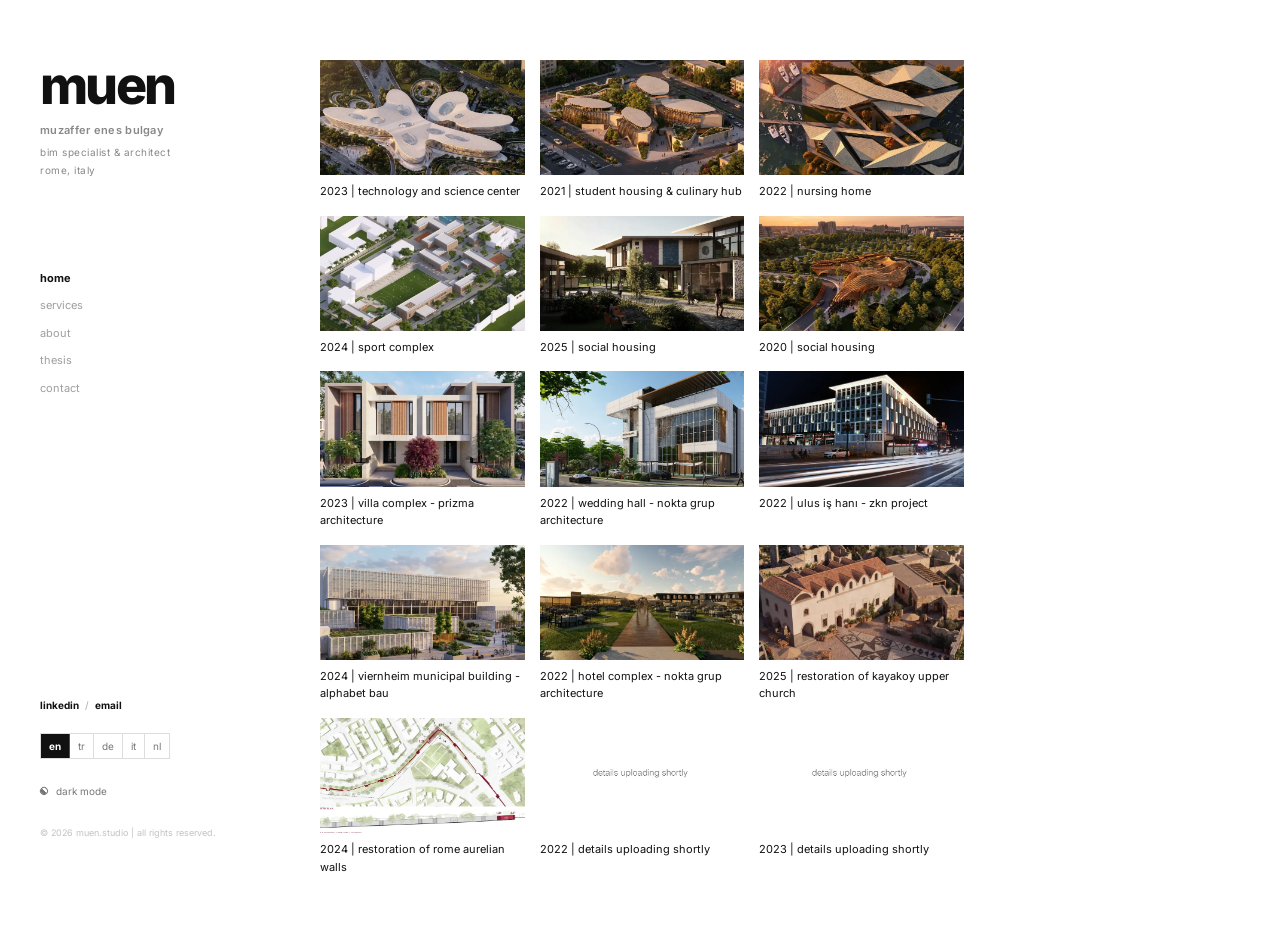
<file: index.html>
<!DOCTYPE html>
<html lang="en">
<head>
  <meta charset="UTF-8">
  <meta name="viewport" content="width=device-width, initial-scale=1.0, viewport-fit=cover">
  <meta name="format-detection" content="telephone=no">
  <meta http-equiv="Content-Security-Policy" content="default-src 'self'; script-src 'self' https://www.googletagmanager.com; style-src 'self' 'unsafe-inline' https://fonts.googleapis.com; font-src 'self' https://fonts.gstatic.com; img-src 'self' data: https://www.google-analytics.com https://analytics.google.com; connect-src 'self' https://www.google-analytics.com https://analytics.google.com https://stats.g.doubleclick.net; frame-ancestors 'none';">
  <meta name="referrer" content="strict-origin-when-cross-origin">
  <meta name="description" content="Muzaffer Enes Bulgay — Professional BIM Specialist, Revit Expert, and Master Architect based in Rome, Italy. Advanced expertise in Scan-to-BIM, HBIM, and historical conservation.">
  <meta name="keywords" content="Muzaffer Enes Bulgay, BIM Specialist, Revit Expert, Architect, Scan-to-BIM, HBIM, Sapienza University, restoration, conservation, Rome">
  
  <!-- Open Graph / LinkedIn Sharing -->
  <meta property="og:title" content="Muzaffer Enes Bulgay | Architect & BIM Specialist Portfolio">
  <meta property="og:description" content="Professional portfolio of Muzaffer Enes Bulgay. Discover architectural restoration, LOD 350+ HBIM models, and reality capture scan projects.">
  <meta property="og:url" content="https://muenstudio.github.io/">
  <meta property="og:type" content="website">
  <meta property="og:image" content="https://muenstudio.github.io/projects/project-12/bas.webp">
  
  <!-- Structured Data / JSON-LD -->
  <script type="application/ld+json">
  {
    "@context": "https://schema.org",
    "@type": "Person",
    "name": "Muzaffer Enes Bulgay",
    "jobTitle": "BIM Specialist & Architect",
    "url": "https://muenstudio.github.io/",
    "sameAs": [
      "https://linkedin.com/in/muzaffer-enes-bulgay"
    ],
    "alumniOf": {
      "@type": "EducationalOrganization",
      "name": "Sapienza University of Rome"
    },
    "knowsAbout": ["BIM", "Revit", "Scan-to-BIM", "HBIM", "Heritage Conservation", "Architectural Restoration"]
  }
  </script>

  <title>Muzaffer Enes Bulgay | Architect & BIM Specialist Portfolio</title>
  <link rel="preload" href="assets/fonts/inter-latin.woff2" as="font" type="font/woff2" crossorigin>
  <link rel="stylesheet" href="style.css?v=42">
  <link rel="stylesheet" href="services/services.css">
  <!-- Google tag (gtag.js) -->
  <script async src="https://www.googletagmanager.com/gtag/js?id=G-JE53G6HM71"></script>
  <script>
    window.dataLayer = window.dataLayer || [];
    function gtag(){dataLayer.push(arguments);}
    gtag('js', new Date());

    gtag('config', 'G-JE53G6HM71');
  </script>
</head>
<body>
 
  <!-- FIXED LEFT MENU -->
  <aside id="sidebar" class="sidebar">
    
    <div class="sidebar-top">
      <div class="logo-container">
        <a href="#home" class="logo-title">muen</a>
        <span class="logo-name">muzaffer enes bulgay</span>
        <span class="logo-subtitle" data-i18n="sidebar.subtitle">BIM Specialist & Architect</span>
        <span class="logo-location" data-i18n="sidebar.location">Rome, Italy</span>
      </div>

      <nav class="main-nav">
        <ul>
          <li id="nav-home" class="nav-item active"><a href="#home" data-i18n="nav.home">home</a></li>
          <li id="nav-services" class="nav-item"><a href="#services" data-i18n="nav.services">services</a></li>
          <li id="nav-about" class="nav-item"><a href="#about" data-i18n="nav.about">about</a></li>
          <li id="nav-thesis" class="nav-item"><a href="#project/project-12" data-i18n="nav.thesis">thesis</a></li>
          <li id="nav-contact" class="nav-item"><a href="#contact" data-i18n="nav.contact">contact</a></li>
        </ul>
      </nav>
    </div>
    

    <div class="sidebar-bottom">
      <div class="sidebar-footer">
        <div class="footer-links">
          <a href="https://linkedin.com/in/muzaffer-enes-bulgay" target="_blank" rel="noopener" class="footer-link" data-i18n="footer.linkedin">linkedin</a>
          <span class="footer-separator">/</span>
          <a href="mailto:muenstudio.office@gmail.com" class="footer-link" data-i18n="footer.email">email</a>
        </div>
        <div class="lang-selector-wrap">
          <a href="#" class="lang-link active" data-lang="en">en</a>
          <a href="#" class="lang-link" data-lang="tr">tr</a>
          <a href="#" class="lang-link" data-lang="de">de</a>
          <a href="#" class="lang-link" data-lang="it">it</a>
          <a href="#" class="lang-link" data-lang="nl">nl</a>
        </div>
        <div class="theme-toggle-wrap">
          <a href="#" id="theme-toggle" data-i18n="theme.light">light mode</a>
        </div>
        <div class="sidebar-copyright">
          <span>© 2026 muen.studio | all rights reserved.</span>
        </div>
      </div>
    </div>

  </aside>

  <!-- MAIN CONTENT -->
  <main class="main-content">
    
    <!-- HOME GRID -->
    <section id="home-view" class="view-section active">
      <div id="grid-container" class="grid-container">
        <!-- Dynamically populated by app.js -->
      </div>
    </section>
    
    <!-- SERVICES -->
    <section id="services-view" class="view-section" aria-labelledby="services-title">
      <div class="srv-page">
        <header class="srv-hero">
          <div class="srv-hero-copy">
            <h1 id="services-title" data-i18n="services.heading">Technical Design Support for Architecture Studios</h1>
            <p class="srv-lead" data-i18n="services.intro">Remote BIM and drawing production for small architecture teams. Hand over a defined package and get coordinated files back in the formats your team uses.</p>
            <div class="srv-actions">
              <a class="srv-button srv-button-primary" href="mailto:muenstudio.office@gmail.com?subject=Quote%20request%20%7C%20MUEN%20Studio&amp;body=Project%20and%20location%3A%0D%0ARequested%20deliverables%3A%0D%0AAvailable%20source%20files%3A%0D%0ATarget%20date%3A" data-i18n="services.quote">Request a Quote</a>
            </div>
          </div>
          <figure class="srv-art">
              <picture>
                <source media="(max-width: 720px)" srcset="services/media/assembly-mobile.webp">
                <img src="services/media/assembly.webp" width="1440" height="1250" alt="" loading="lazy" decoding="async">
              </picture>
              <figcaption class="srv-sr-only" data-i18n="services.art.hero">Adaptive reuse proposal for Kayaköy Upper Church and its courtyard.</figcaption>
            </figure>
        </header>

        <section class="srv-section" aria-labelledby="services-overview-title">
          <div class="srv-section-heading">
            <h2 id="services-overview-title" data-i18n="services.overview">Services Overview</h2>
            <p data-i18n="services.overview.intro">Bring us in for a single drawing package or for extra production capacity across a project.</p>
          </div>
          <ul class="srv-service-list">
            <li>
              <h3 data-i18n="services.revit.title">Revit BIM Modeling</h3>
              <p data-i18n="services.revit.body">Editable Revit models, views and schedules built to your template and version.</p>
            </li>
            <li>
              <h3 data-i18n="services.cad.title">CAD Drafting</h3>
              <p data-i18n="services.cad.body">Layered plans, sections and elevations from sketches, markups or existing files.</p>
            </li>
            <li>
              <h3 data-i18n="services.asbuilt.title">As-Built Documentation</h3>
              <p data-i18n="services.asbuilt.body">Existing-condition drawings from surveys and records, with gaps identified.</p>
            </li>
            <li>
              <h3 data-i18n="services.scan.title">Scan-to-BIM</h3>
              <p data-i18n="services.scan.body">Architectural models from supplied point clouds, built to agreed tolerances.</p>
            </li>
            <li>
              <h3 data-i18n="services.heritage.title">HBIM &amp; Heritage Documentation</h3>
              <p data-i18n="services.heritage.body">Measured models and drawings for historic fabric, with survey limits recorded.</p>
            </li>
            <li>
              <h3 data-i18n="services.details.title">Technical Detailing</h3>
              <p data-i18n="services.details.body">Assembly drawings, enlarged junctions and sheet packages developed from your design.</p>
            </li>
            <li>
              <h3 data-i18n="services.visual.title">Architectural Visualization</h3>
              <p data-i18n="services.visual.body">Interior and exterior stills for design reviews and presentations.</p>
            </li>
          </ul>
        </section>

        <section class="srv-section srv-capabilities" aria-labelledby="services-capabilities-title">
          <div class="srv-section-heading">
            <h2 id="services-capabilities-title" data-i18n="services.capabilities">Featured Capabilities</h2>
            <p data-i18n="services.art.note">Images from Enes Bulgay’s master’s thesis · Kayaköy Upper Church</p>
          </div>
          <article class="srv-capability">
            <figure class="srv-art">
              <picture>
                <source media="(max-width: 720px)" srcset="services/media/revit-mobile.webp">
                <img src="services/media/revit.webp" width="1200" height="780" alt="" loading="lazy" decoding="async">
              </picture>
              <figcaption class="srv-sr-only" data-i18n="services.art.revit">Wireframe axonometric of the church’s Revit model.</figcaption>
            </figure>
            <div class="srv-capability-copy">
              <p class="srv-kicker" data-i18n="services.revit.title">Revit BIM Modeling</p>
              <h3 data-i18n="services.cap.revit.title">Revit models built to your standards</h3>
              <p data-i18n="services.cap.revit.body">Work in your Revit version and office template. Receive a model structured for the views, schedules and sheets your team needs to issue.</p>
            </div>
          </article>
          <article class="srv-capability">
            <figure class="srv-art">
              <picture>
                <source media="(max-width: 720px)" srcset="services/media/scan-mobile.webp">
                <img src="services/media/scan.webp" width="1200" height="780" alt="" loading="lazy" decoding="async">
              </picture>
              <figcaption class="srv-sr-only" data-i18n="services.art.scan">Photogrammetric point cloud of the church and its surroundings.</figcaption>
            </figure>
            <div class="srv-capability-copy">
              <p class="srv-kicker" data-i18n="services.scan.title">Scan-to-BIM</p>
              <h3 data-i18n="services.cap.scan.title">From point cloud to coordinated model</h3>
              <p data-i18n="services.cap.scan.body">Supply E57, RCP or RCS data. We agree the model extent and tolerance up front and flag scan gaps that affect the agreed outputs.</p>
            </div>
          </article>
          <article class="srv-capability">
            <figure class="srv-art">
              <picture>
                <source media="(max-width: 720px)" srcset="services/media/heritage-mobile.webp">
                <img src="services/media/heritage.webp" width="1200" height="780" alt="" loading="lazy" decoding="async">
              </picture>
              <figcaption class="srv-sr-only" data-i18n="services.art.heritage">HBIM elevation with material samples and masonry mapping.</figcaption>
            </figure>
            <div class="srv-capability-copy">
              <p class="srv-kicker" data-i18n="services.heritage.title">HBIM &amp; Heritage Documentation</p>
              <h3 data-i18n="services.cap.heritage.title">Document historic fabric with care</h3>
              <p data-i18n="services.cap.heritage.body">Capture irregular geometry and significant features from your survey. Keep interpretation and areas of limited evidence visible in the model and drawings.</p>
            </div>
          </article>
        </section>

        <section class="srv-section" aria-labelledby="services-deliverables-title">
          <div class="srv-section-heading">
            <h2 id="services-deliverables-title" data-i18n="services.deliverables">Deliverables</h2>
            <p data-i18n="services.delivery.intro">We agree file formats, versions and level of detail with you before production. Outputs vary by project.</p>
          </div>
          <dl class="srv-deliverables">
            <div>
              <dt>RVT</dt>
              <dd data-i18n="services.delivery.rvt">Native Revit files</dd>
            </div>
            <div>
              <dt>DWG</dt>
              <dd data-i18n="services.delivery.dwg">Layered CAD files</dd>
            </div>
            <div>
              <dt>IFC</dt>
              <dd data-i18n="services.delivery.ifc">Model exchange</dd>
            </div>
            <div>
              <dt>PDF</dt>
              <dd data-i18n="services.delivery.pdf">Drawing sheets</dd>
            </div>
            <div>
              <dt data-i18n="services.delivery.2d">2D Documentation</dt>
              <dd data-i18n="services.delivery.2d.body">Plans, sections, elevations and details</dd>
            </div>
            <div>
              <dt data-i18n="services.delivery.3d">3D Models</dt>
              <dd data-i18n="services.delivery.3d.body">Editable models for coordination or documentation</dd>
            </div>
          </dl>
        </section>

        <section class="srv-section" aria-labelledby="services-workflow-title">
          <div class="srv-section-heading">
            <h2 id="services-workflow-title" data-i18n="services.workflow">Workflow</h2>
          </div>
          <ol class="srv-workflow">
            <li>
              <h3 data-i18n="services.brief">Brief</h3>
              <p data-i18n="services.brief.body">Share your drawings, surveys or point clouds, and the deadline.</p>
            </li>
            <li>
              <h3 data-i18n="services.scope">Scope &amp; Quote</h3>
              <p data-i18n="services.scope.body">Agree the package, standards, milestones and fee.</p>
            </li>
            <li>
              <h3 data-i18n="services.production">Production</h3>
              <p data-i18n="services.production.body">Work progresses against the agreed inputs and template.</p>
            </li>
            <li>
              <h3 data-i18n="services.review">Review &amp; Delivery</h3>
              <p data-i18n="services.review.body">Review a draft, resolve markups and receive the final files.</p>
            </li>
          </ol>
        </section>

        <section class="srv-section srv-clients" aria-labelledby="services-clients-title">
          <div class="srv-section-heading">
            <h2 id="services-clients-title" data-i18n="services.clients">Who We Work With</h2>
            <p data-i18n="services.clients.intro">We support teams that need extra production capacity or a reliable record of an existing building.</p>
          </div>
          <ul>
            <li data-i18n="services.client.independent">Independent Architects</li>
            <li data-i18n="services.client.small">Small Architecture Studios</li>
            <li data-i18n="services.client.heritage">Heritage Consultants</li>
            <li data-i18n="services.client.survey">Surveying Teams</li>
          </ul>
        </section>

        <section class="srv-final" aria-labelledby="services-contact-title">
          <h2 id="services-contact-title" data-i18n="services.contact.title">Have a Project in Mind?</h2>
          <p data-i18n="services.contact.body">Share the brief, available files and target issue date. We can start with one clearly defined package.</p>
          <div class="srv-actions">
              <a class="srv-button srv-button-primary" href="mailto:muenstudio.office@gmail.com?subject=Quote%20request%20%7C%20MUEN%20Studio&amp;body=Project%20and%20location%3A%0D%0ARequested%20deliverables%3A%0D%0AAvailable%20source%20files%3A%0D%0ATarget%20date%3A" data-i18n="services.quote">Request a Quote</a>
              <a class="srv-button" href="mailto:muenstudio.office@gmail.com?subject=Project%20discussion%20%7C%20MUEN%20Studio" data-i18n="services.discuss">Discuss a Project</a>
            </div>
        </section>
      </div>
    </section>

    <!-- ABOUT -->
    <section id="about-view" class="view-section">
      <div class="text-layout about-layout">

        <!-- professional summary -->
        <div class="about-section">
          <h3 class="section-title" data-i18n="about.summary.title">professional summary</h3>
          <div class="section-divider"></div>
          <div class="summary-content">
            <p class="highlight-p" data-i18n="about.summary.p1">highly skilled bim specialist, revit expert, and master architect with 8+ years of professional experience across italy, germany, turkey, and north macedonia. combining advanced expertise in autodesk revit, bim coordination, scan-to-bim, hbim (heritage bim), and parametric modeling with hands-on construction site experience — fluent in moving between architectural design, technical detailing, and on-site execution. specialized in clash detection (navisworks), custom revit family creation, shared parameters frameworks, schedules, and quantity take-off extraction directly from bim models, in line with icomos and iso 19650 standards.</p>
            <p data-i18n="about.summary.p2">master of science in architecture (restoration &amp; conservation) graduate from sapienza university of rome with the highest distinction (110/110), with a thesis processing 512m-point photogrammetric datasets and producing lod 350+ parametric revit models. equally comfortable on the construction site as in the bim environment — extensive exposure to structural execution, contractor coordination, and translating design decisions into buildable reality. trilingual professional (turkish, english c2, italian) with proven ability to bridge multi-disciplinary teams across borders, deliver under deadlines, and rapidly master new tools and standards.</p>
          </div>
        </div>

        <!-- experience -->
        <div class="about-section">
          <h3 class="section-title" data-i18n="about.experience.title">professional experience</h3>
          <div class="section-divider"></div>

          <div class="cv-list">
            
            <div class="cv-row">
              <div class="cv-left">
                <span class="cv-date" data-i18n="about.experience.e1.date">06/2022 – 09/2022 &amp; 06/2023 – 09/2023</span>
              </div>
              <div class="cv-right">
                <span class="cv-role" data-i18n="about.experience.e1.role">bim modeler &amp; architect (erasmus+ internship)</span>
                <span class="cv-company" data-i18n="about.experience.e1.company">alphabet architecture, mannheim, germany</span>
                <ul class="cv-details">
                  <li data-i18n="about.experience.e1.d1">recruited for two consecutive summer terms based on prior performance and technical reliability</li>
                  <li data-i18n="about.experience.e1.d2">translated architectural designs into detailed revit bim models for residential and mixed-use projects, generating drawings, details, and schedules directly from the model</li>
                  <li data-i18n="about.experience.e1.d3">built custom revit families and parametric assemblies, integrating manufacturer product data into project models</li>
                  <li data-i18n="about.experience.e1.d4">coordinated daily with project teams, structural consultants, and advisors to ensure technical completeness before execution</li>
                </ul>
              </div>
            </div>

            <div class="cv-row">
              <div class="cv-left">
                <span class="cv-date" data-i18n="about.experience.e2.date">02/2022 – 06/2022</span>
              </div>
              <div class="cv-right">
                <span class="cv-role" data-i18n="about.experience.e2.role">junior architect &amp; bim modeler</span>
                <span class="cv-company" data-i18n="about.experience.e2.company">h2n architecture, ankara, turkey</span>
                <ul class="cv-details">
                  <li data-i18n="about.experience.e2.d1">produced detailed bim documentation, survey drawings (rilievi), and quantity take-offs for cultural heritage assets and new-build projects across turkey</li>
                  <li data-i18n="about.experience.e2.d2">supported multi-disciplinary bim coordination, clash detection, and model review for mixed-use developments</li>
                  <li data-i18n="about.experience.e2.d3">conducted on-site technical measurements and translated them into as-built revit models</li>
                </ul>
              </div>
            </div>

            <div class="cv-row">
              <div class="cv-left">
                <span class="cv-date" data-i18n="about.experience.e3.date">08/2021 – 09/2021</span>
              </div>
              <div class="cv-right">
                <span class="cv-role" data-i18n="about.experience.e3.role">architectural intern (construction site)</span>
                <span class="cv-company" data-i18n="about.experience.e3.company">bcm i̇nşaat – daff i̇nşaat joint venture, ankara, turkey</span>
                <ul class="cv-details">
                  <li data-i18n="about.experience.e3.d1">site internship under supervision of construction engineer nesibe önal aslan; on-site exposure to construction processes, structural execution, and coordination between designers and contractors</li>
                </ul>
              </div>
            </div>

            <div class="cv-row">
              <div class="cv-left">
                <span class="cv-date" data-i18n="about.experience.e4.date">09/2020 – 01/2022</span>
              </div>
              <div class="cv-right">
                <span class="cv-role" data-i18n="about.experience.e4.role">part-time architect</span>
                <span class="cv-company" data-i18n="about.experience.e4.company">nokta grup architecture, ankara, turkey</span>
                <ul class="cv-details">
                  <li data-i18n="about.experience.e4.d1">worked 4 days per week alongside university studies for over a year — designed and followed multiple projects from concept through construction documentation</li>
                  <li data-i18n="about.experience.e4.d2">led design development and produced complete documentation packages, including technical details and assembly drawings, for large-scale residential and mixed-use projects</li>
                  <li data-i18n="about.experience.e4.d3">coordinated directly with senior architects and consultants on volumetric studies, design alternatives, and construction phasing</li>
                </ul>
              </div>
            </div>
          </div>
        </div>

        <!-- thesis -->
        <div class="about-section thesis-block">
          <div class="thesis-header-line">
            <span class="thesis-badge" data-i18n="about.thesis.title">master's thesis — flagship bim project</span>
          </div>
          <h4 class="thesis-name" data-i18n="about.thesis.name">integrated hbim for heritage conservation: scan-to-bim and adaptive reuse</h4>
          <span class="thesis-info" data-i18n="about.thesis.info">sapienza university of rome · supervisor: prof. carlo inglese · final grade: 110/110</span>
          <ul class="cv-details">
            <li data-i18n="about.thesis.d1">built a parametric revit bim model at lod 350+, structured per icomos international standards</li>
            <li data-i18n="about.thesis.d2">processed a 512 million-point photogrammetric dataset using agisoft metashape and autodesk recap</li>
            <li data-i18n="about.thesis.d3">engineered a custom shared parameters framework with 22 project-specific parameters for data enrichment</li>
            <li data-i18n="about.thesis.d4">automated thematic documentation through revit view filters, producing color-coded technical drawings</li>
            <li data-i18n="about.thesis.d5">extracted quantitative take-offs (areas, volumes, element counts) directly from bim model data</li>
          </ul>
          <div class="thesis-link-container">
            <a href="#project/project-12" class="thesis-view-link" data-i18n="about.thesis.viewProject">view thesis drawings &rarr;</a>
          </div>
        </div>

        <!-- education -->
        <div class="about-section">
          <h3 class="section-title" data-i18n="about.education.title">education</h3>
          <div class="section-divider"></div>
          
          <div class="cv-list">
            
            <div class="cv-row">
              <div class="cv-left">
                <span class="cv-date" data-i18n="about.education.e1.date">09/2023 – 03/2026</span>
              </div>
              <div class="cv-right">
                <span class="cv-role" data-i18n="about.education.e1.degree">master of science in architecture — restoration &amp; conservation</span>
                <span class="cv-company" data-i18n="about.education.e1.school">sapienza university of rome, italy — final grade: 110/110</span>
              </div>
            </div>
            
            <div class="cv-row">
              <div class="cv-left">
                <span class="cv-date" data-i18n="about.education.e2.date">09/2018 – 03/2023</span>
              </div>
              <div class="cv-right">
                <span class="cv-role" data-i18n="about.education.e2.degree">bachelor of architecture (b.arch.)</span>
                <span class="cv-company" data-i18n="about.education.e2.school">ankara yıldırım beyazıt university, turkey</span>
              </div>
            </div>
            
            <div class="cv-row">
              <div class="cv-left">
                <span class="cv-date" data-i18n="about.education.e3.date">02/2021 – 06/2021</span>
              </div>
              <div class="cv-right">
                <span class="cv-role" data-i18n="about.education.e3.degree">erasmus+ exchange semester — architecture</span>
                <span class="cv-company" data-i18n="about.education.e3.school">international balkan university, skopje, north macedonia</span>
              </div>
            </div>
          </div>
        </div>

        <!-- technical skills (core competencies) -->
        <div class="about-section">
          <h3 class="section-title" data-i18n="about.skills.title">technical skills</h3>
          <div class="section-divider"></div>
          
          <div class="skills-grid">
            <div class="skills-row">
              <span class="skills-row-label" data-i18n="about.skills.bim.label">bim &amp; 3d modeling</span>
              <div class="skills-pill-wrap" data-skills-pills="about.skills.bim.list"></div>
            </div>
            <div class="skills-row">
              <span class="skills-row-label" data-i18n="about.skills.coord.label">bim coordination</span>
              <div class="skills-pill-wrap" data-skills-pills="about.skills.coord.list"></div>
            </div>
            <div class="skills-row">
              <span class="skills-row-label" data-i18n="about.skills.reality.label">reality capture &amp; gis</span>
              <div class="skills-pill-wrap" data-skills-pills="about.skills.reality.list"></div>
            </div>
            <div class="skills-row">
              <span class="skills-row-label" data-i18n="about.skills.doc.label">documentation &amp; take-off</span>
              <div class="skills-pill-wrap" data-skills-pills="about.skills.doc.list"></div>
            </div>
            <div class="skills-row">
              <span class="skills-row-label" data-i18n="about.skills.viz.label">visualization &amp; rendering</span>
              <div class="skills-pill-wrap" data-skills-pills="about.skills.viz.list"></div>
            </div>
            <div class="skills-row">
              <span class="skills-row-label" data-i18n="about.skills.design.label">design &amp; documentation</span>
              <div class="skills-pill-wrap" data-skills-pills="about.skills.design.list"></div>
            </div>
            <div class="skills-row">
              <span class="skills-row-label" data-i18n="about.skills.standards.label">standards &amp; methodologies</span>
              <div class="skills-pill-wrap" data-skills-pills="about.skills.standards.list"></div>
            </div>
          </div>
        </div>

        <!-- languages -->
        <div class="about-section">
          <h3 class="section-title" data-i18n="about.languages.title">languages</h3>
          <div class="section-divider"></div>
          <div class="languages-list-text">
            <span data-i18n="about.languages.tr">turkish (native)</span>
            <span class="separator">/</span>
            <span data-i18n="about.languages.en">english c2 (full professional)</span>
            <span class="separator">/</span>
            <span data-i18n="about.languages.it">italian a2 (elementary)</span>
            <span class="separator">/</span>
            <span data-i18n="about.languages.de">german a1 (basic)</span>
          </div>
        </div>

        <!-- mobility -->
        <div class="about-section mobility-block">
          <h3 class="section-title" data-i18n="about.mobility.title">international mobility</h3>
          <div class="section-divider"></div>
          <p class="mobility-text" data-i18n="about.mobility.text">active italian residence permit (3+ years in rome, valid 2+ more years) · eligible for dutch zoekjaar visa as a sapienza graduate · prior long-stay experience in germany &amp; north macedonia (erasmus+) · class b driving license (international permit)</p>
        </div>

        <!-- references -->
        <div class="about-section">
          <h3 class="section-title" data-i18n="about.references.title">references</h3>
          <div class="section-divider"></div>
          <div class="references-list-layout">
            <div class="ref-item">
              <span class="ref-name">selim ulusoy</span>
              <span class="ref-detail" data-i18n="about.references.r1">director, alphabet planning &amp; project development gmbh, mannheim, germany</span>
            </div>
            <div class="ref-item">
              <span class="ref-name">atilla hatipoğlu</span>
              <span class="ref-detail" data-i18n="about.references.r2">principal architect, h2n architecture, ankara, turkey</span>
            </div>
            <div class="ref-item">
              <span class="ref-name">görkem aytekin</span>
              <span class="ref-detail" data-i18n="about.references.r3">architect, nokta grup architecture, ankara, turkey</span>
            </div>
            <div class="ref-item">
              <span class="ref-name">nesibe önal aslan</span>
              <span class="ref-detail" data-i18n="about.references.r4">construction engineer, bcm i̇nşaat, ankara, turkey</span>
            </div>
          </div>
        </div>

      </div>
    </section>

    <!-- CONTACT -->
    <section id="contact-view" class="view-section">
      <div class="text-layout contact-layout">

        <div class="contact-intro">
          <p data-i18n="contact.intro">for inquiries regarding bim coordination, parametric modeling, scan-to-bim, and architectural restoration consultation, please reach out via the channels below.</p>
        </div>

        <div class="section-divider"></div>

        <table class="contact-stamp-table">
          <tr>
            <td class="stamp-label" data-i18n="contact.email.label">email</td>
            <td class="stamp-value"><a href="mailto:muenstudio.office@gmail.com">muenstudio.office@gmail.com</a></td>
          </tr>
          <tr>
            <td class="stamp-label" data-i18n="contact.phone.label">phone</td>
            <td class="stamp-value"><a href="tel:+393519644561" data-i18n="contact.phone.value">+39 351 964 45 61</a></td>
          </tr>
          <tr>
            <td class="stamp-label" data-i18n="contact.linkedin.label">linkedin</td>
            <td class="stamp-value"><a href="https://linkedin.com/in/muzaffer-enes-bulgay" target="_blank" rel="noopener">linkedin.com/in/muzaffer-enes-bulgay</a></td>
          </tr>
          <tr>
            <td class="stamp-label" data-i18n="contact.location.label">location</td>
            <td class="stamp-value" data-i18n="contact.location.value">rome, italy</td>
          </tr>
          <tr>
            <td class="stamp-label" data-i18n="contact.workauth.label">work authorization</td>
            <td class="stamp-value" data-i18n="contact.workauth.value">eu residence permit (italy) + eligible for dutch zoekjaar visa — open to relocation across the eu</td>
          </tr>
        </table>

        <div class="section-divider"></div>

        <div class="contact-availability">
          <p data-i18n="contact.availability">currently based in rome, italy with an active eu residence permit. eligible for dutch zoekjaar visa as a sapienza graduate. open to relocation across the european union.</p>
        </div>

      </div>
    </section>
    
    <!-- PROJECT DETAIL (HORIZONTAL GALLERY) -->
    <section id="detail-view" class="project-detail-view">
      <div id="project-scroller" class="project-horizontal-scroller">
        <!-- Dynamically populated by app.js -->
      </div>
    </section>
    
    <!-- MOBILE ONLY FOOTER -->
    <footer class="mobile-footer">
      <span>© 2026 muen.studio | all rights reserved.</span>
    </footer>
  </main>

  <script src="translations.js?v=1010"></script>
  <script src="app.js?v=1017"></script>
</body>
</html>
</file>
<file: style.css>
@font-face {
  font-family: 'Inter';
  font-style: normal;
  font-weight: 400 800;
  font-display: swap;
  src: url(assets/fonts/inter-latin-ext.woff2) format('woff2');
  unicode-range: U+0100-02BA, U+02BD-02C5, U+02C7-02CC, U+02CE-02D7, U+02DD-02FF, U+0304, U+0308, U+0329, U+1D00-1DBF, U+1E00-1E9F, U+1EF2-1EFF, U+2020, U+20A0-20AB, U+20AD-20C4, U+2113, U+2C60-2C7F, U+A720-A7FF;
}

@font-face {
  font-family: 'Inter';
  font-style: normal;
  font-weight: 400 800;
  font-display: swap;
  src: url(assets/fonts/inter-latin.woff2) format('woff2');
  unicode-range: U+0000-00FF, U+0131, U+0152-0153, U+02BB-02BC, U+02C6, U+02DA, U+02DC, U+0304, U+0308, U+0329, U+2000-206F, U+20AC, U+2122, U+2191, U+2193, U+2212, U+2215, U+FEFF, U+FFFD;
}

/* ==========================================================================
   PERFECT REPLICA STYLE - EXACT REVEL FOX PROPORTIONS
   ========================================================================== */

:root {
  --bg-primary: #ffffff;
  --text-primary: #111111;
  --text-secondary: #777777;
  --text-muted: #aaaaaa;
  
  --font-family: 'Inter', Arial, Helvetica, sans-serif;
  --sidebar-width: 280px;
  --vertical-padding: 60px; /* Aligns top of logo and top of grid perfectly */

  /* Crop percentages to hide baked-in white borders of webp files */
  --overlay-crop-top: 10.76%;
  --overlay-crop-bottom: 10.76%;
  --overlay-crop-left: 1%;
  --overlay-crop-right: 1%;
}

*, *::before, *::after {
  box-sizing: border-box;
  margin: 0;
  padding: 0;
}

body {
  font-family: var(--font-family);
  background-color: var(--bg-primary);
  color: var(--text-primary);
  font-size: 12px;
  font-weight: 400;
  line-height: 1.6;
  -webkit-font-smoothing: antialiased;
  -moz-osx-font-smoothing: grayscale;
  overflow-x: hidden;
  /* Remove iOS tap highlight */
  -webkit-tap-highlight-color: transparent;
  /* Prevent text size adjustment on orientation change (Safari/Chrome) */
  -webkit-text-size-adjust: 100%;
  text-size-adjust: 100%;
}

a {
  color: inherit;
  text-decoration: none;
  -webkit-tap-highlight-color: transparent;
  /* Prevent Safari from turning phone numbers/dates into links */
  -webkit-touch-callout: none;
}

ul {
  list-style: none;
}

/* ==========================================================================
   FIXED SIDEBAR (FLEX COLUMN WITH SPACE-BETWEEN)
   ========================================================================== */

.sidebar {
  position: fixed;
  top: 0;
  left: 0;
  width: var(--sidebar-width);
  height: 100vh;
  padding: var(--vertical-padding) 40px;
  background-color: var(--bg-primary);
  z-index: 100;
  display: flex;
  flex-direction: column;
  justify-content: space-between; /* This forces Top, Middle, Bottom distribution */
}

.sidebar-top {
  display: flex;
  flex-direction: column;
}

.logo-container {
  margin-bottom: 90px; /* Large architectural spacing between credits and main navigation */
}

.logo-title {
  display: block;
  font-size: 52px;
  font-weight: 800;
  color: var(--text-primary);
  letter-spacing: -0.05em;
  text-transform: lowercase;
  white-space: nowrap;
  transition: opacity 0.2s ease;
  line-height: 1;
}

.logo-title:hover {
  opacity: 0.7;
}

.logo-name {
  display: block;
  font-size: 11px;
  font-weight: 600;
  color: #888888; /* Soft stamp/künye style */
  margin-top: 10px;
  letter-spacing: 0.3px;
  text-transform: lowercase;
}

.logo-subtitle {
  display: block;
  font-size: 10px;
  color: #888888; /* Soft stamp/künye style */
  margin-top: 4px;
  letter-spacing: 0.5px;
  text-transform: lowercase;
}

.logo-location {
  display: block;
  font-size: 10px;
  color: #888888; /* Soft stamp/künye style */
  margin-top: 2px;
  letter-spacing: 0.5px;
  text-transform: lowercase;
}

/* Navigation */
.main-nav ul {
  display: flex;
  flex-direction: column;
  gap: 8px; /* Clean layout spacing */
}

.nav-item {
  position: relative;
}

.nav-item a {
  display: inline-block;
  font-size: 11px;
  color: var(--text-primary);
  opacity: 0.4; /* Inactive links are semi-transparent */
  transition: opacity 0.2s ease, transform 0.2s ease;
  text-transform: lowercase;
}

.nav-item a:hover {
  opacity: 0.8;
  transform: translateX(4px);
}

.nav-item.active a:hover {
  transform: none;
}

.nav-item.active a {
  color: var(--text-primary);
  font-weight: 700;
  opacity: 1; /* Active link is fully opaque and bold */
}

/* Middle Content */
.sidebar-middle {
  margin-top: auto;
  margin-bottom: auto;
}

.sidebar-motto {
  font-size: 11px;
  color: var(--text-secondary);
  line-height: 1.6;
  max-width: 180px;
}

.motto-title {
  font-weight: bold;
  color: var(--text-primary);
  display: block;
  margin-bottom: 5px;
}

/* Bottom Content */
.sidebar-bottom {
  margin-top: auto;
}

.sidebar-footer {
  font-size: 10px;
  color: var(--text-secondary);
  display: flex;
  flex-direction: column;
  gap: 12px;
}

.footer-links {
  display: flex;
  align-items: center;
  gap: 6px;
  text-transform: lowercase;
}

.footer-link {
  color: var(--text-primary);
  font-weight: 700;
  transition: opacity 0.2s ease;
}

.footer-link:hover {
  opacity: 0.7;
}

.footer-separator {
  color: var(--text-muted);
}

.theme-toggle-wrap {
  margin-top: 4px;
}

.sidebar-copyright {
  font-size: 9px;
  color: var(--text-muted);
  margin-top: 15px;
  text-transform: lowercase;
  opacity: 0.7;
}

.mobile-footer {
  display: none;
}

#theme-toggle {
  display: inline-flex;
  align-items: center;
  gap: 8px;
  font-size: 10px;
  color: var(--text-secondary);
  text-transform: lowercase;
  transition: color 0.2s ease;
}

#theme-toggle:hover {
  color: var(--text-primary);
}

/* Sleek interactive dot toggle */
#theme-toggle::before {
  content: '';
  display: inline-block;
  width: 8px;
  height: 8px;
  border-radius: 50%;
  border: 1px solid currentColor;
  background: linear-gradient(90deg, currentColor 50%, transparent 50%);
  transform: rotate(-45deg);
  transition: transform 0.5s cubic-bezier(0.4, 0, 0.2, 1), color 0.2s ease;
}

body.dark-mode #theme-toggle::before {
  transform: rotate(135deg);
}

/* ==========================================================================
   MAIN CONTENT AREA
   ========================================================================== */

.main-content {
  margin-left: var(--sidebar-width);
  min-height: 100vh;
  position: relative;
}

/* View Sections */
.view-section {
  display: none;
  padding: var(--vertical-padding) 40px; /* Symmetric padding for centering */
}

.view-section.active {
  display: block;
}

/* Text Pages (About / Contact) */
.text-layout {
  max-width: 600px;
}

.text-layout p {
  margin-bottom: 15px;
  font-size: 12px;
  color: var(--text-secondary);
}

.text-layout a {
  color: var(--text-primary);
}

/* ==========================================================================
   ABOUT PAGE LAYOUT
   ========================================================================== */

.about-layout {
  max-width: 800px;
}

.about-section {
  margin-bottom: 50px;
}

.section-title {
  font-size: 11px;
  font-weight: 700;
  text-transform: lowercase;
  letter-spacing: 1px;
  color: var(--text-primary);
  margin-bottom: 8px;
}

.section-divider {
  width: 100%;
  height: 1px;
  background-color: var(--text-muted);
  margin-bottom: 24px;
  opacity: 0.25;
}

/* Professional Summary */
.summary-content p {
  font-size: 12px;
  color: var(--text-secondary);
  line-height: 1.8;
  margin-bottom: 16px;
}

.summary-content p:last-child {
  margin-bottom: 0;
}

.summary-content p.highlight-p {
  font-size: 13px;
  font-weight: 500;
  color: var(--text-primary);
}

/* Minimalist CV Layout (Two-Column date/detail rows) */
.cv-list {
  display: flex;
  flex-direction: column;
  gap: 32px;
}

.cv-row {
  display: grid;
  grid-template-columns: 200px 1fr;
  gap: 24px;
}

.cv-left {
  font-size: 10px;
  color: var(--text-muted);
  font-weight: 500;
  letter-spacing: 0.5px;
  line-height: 1.5;
}

.cv-right {
  display: flex;
  flex-direction: column;
}

.cv-role {
  font-size: 13px;
  color: var(--text-primary);
  font-weight: 700;
  margin-bottom: 2px;
}

.cv-company {
  font-size: 11px;
  color: var(--text-secondary);
  font-weight: 500;
  margin-bottom: 12px;
}

.cv-details {
  list-style: none;
  padding: 0;
  margin: 0;
}

.cv-details li {
  font-size: 11px;
  color: var(--text-secondary);
  line-height: 1.7;
  padding-left: 12px;
  position: relative;
  margin-bottom: 6px;
}

.cv-details li:last-child {
  margin-bottom: 0;
}

.cv-details li::before {
  content: '—';
  position: absolute;
  left: 0;
  color: var(--text-muted);
  font-size: 10px;
}

/* Thesis Block */
.thesis-block {
  margin-bottom: 40px;
}

.thesis-badge {
  display: inline-block;
  font-size: 9px;
  font-weight: 700;
  text-transform: uppercase;
  letter-spacing: 1px;
  color: var(--text-primary);
  border: 1px solid var(--text-primary);
  padding: 3px 8px;
  border-radius: 0;
  margin-bottom: 14px;
}

.thesis-name {
  font-size: 14px;
  color: var(--text-primary);
  font-weight: 700;
  margin-bottom: 4px;
  line-height: 1.4;
}

.thesis-info {
  display: block;
  font-size: 11px;
  color: var(--text-secondary);
  margin-bottom: 16px;
}

.thesis-link-container {
  margin-top: 20px;
}

.thesis-view-link {
  display: inline-block;
  font-size: 10px;
  font-weight: 700;
  text-transform: uppercase;
  letter-spacing: 1px;
  color: var(--text-primary);
  border: 1px solid var(--text-primary);
  padding: 8px 16px;
  text-decoration: none;
  transition: background-color 0.2s ease, color 0.2s ease, transform 0.2s ease;
}

.thesis-view-link:hover {
  background-color: var(--text-primary);
  color: var(--bg-primary);
  transform: translateX(3px);
}


/* Skills Grid & Rows */
.skills-grid {
  display: grid;
  grid-template-columns: 1fr;
  gap: 20px;
}

.skills-row {
  display: grid;
  grid-template-columns: 180px 1fr;
  gap: 24px;
  align-items: start;
}

.skills-row-label {
  font-size: 11px;
  color: var(--text-primary);
  font-weight: 700;
  text-transform: lowercase;
  letter-spacing: 0.5px;
  line-height: 1.6;
}

.skills-pill-wrap {
  display: flex;
  flex-wrap: wrap;
  gap: 6px;
}

.skill-pill {
  font-size: 10px;
  color: var(--text-secondary);
  background-color: transparent;
  border: 1px solid rgba(170, 170, 170, 0.3);
  padding: 4px 10px;
  border-radius: 0;
  transition: all 0.2s ease;
  white-space: nowrap;
}

.skill-pill:hover {
  color: var(--text-primary);
  border-color: var(--text-primary);
  background-color: rgba(128, 128, 128, 0.05);
}

/* Languages List Text (Single Row slash separated) */
.languages-list-text {
  font-size: 12px;
  color: var(--text-secondary);
  line-height: 1.8;
  display: flex;
  flex-wrap: wrap;
  align-items: center;
  gap: 8px;
}

.languages-list-text .separator {
  color: var(--text-muted);
  opacity: 0.5;
}

/* Mobility Block */
.mobility-block {
  margin-bottom: 50px;
}

.mobility-text {
  font-size: 12px;
  color: var(--text-secondary);
  line-height: 1.8;
}

/* References List */
.references-list-layout {
  display: grid;
  grid-template-columns: repeat(2, 1fr);
  gap: 24px 32px;
}

.ref-item {
  display: flex;
  flex-direction: column;
  gap: 4px;
}

.ref-name {
  font-size: 12px;
  color: var(--text-primary);
  font-weight: 700;
}

.ref-detail {
  font-size: 11px;
  color: var(--text-secondary);
  line-height: 1.5;
}

/* ==========================================================================
   CONTACT PAGE LAYOUT
   ========================================================================== */

.contact-layout {
  max-width: 800px;
}

.contact-intro p {
  font-size: 13px;
  color: var(--text-secondary);
  line-height: 1.7;
}

/* Blueprint / Drawing Imprint Title Block Table Style */
.contact-stamp-table {
  width: 100%;
  border-collapse: collapse;
  margin-top: 20px;
  margin-bottom: 24px;
}

.contact-stamp-table td {
  border: 1px solid rgba(170, 170, 170, 0.25);
  padding: 14px 18px;
  vertical-align: top;
}

.contact-stamp-table .stamp-label {
  width: 200px;
  font-size: 10px;
  font-weight: 700;
  text-transform: lowercase;
  letter-spacing: 0.5px;
  color: var(--text-muted);
  background-color: rgba(128, 128, 128, 0.02);
  user-select: none;
}

.contact-stamp-table .stamp-value {
  font-size: 12px;
  color: var(--text-primary);
  line-height: 1.6;
}

.contact-stamp-table .stamp-value a {
  color: var(--text-primary);
  text-decoration: none;
  border-bottom: 1px solid transparent;
  transition: border-color 0.2s ease;
}

.contact-stamp-table .stamp-value a:hover {
  border-bottom-color: var(--text-primary);
}

.contact-availability {
  margin-top: 12px;
}

.contact-availability p {
  font-size: 11px;
  color: var(--text-secondary);
  line-height: 1.7;
}

/* ==========================================================================
   LANGUAGE SELECTOR
   ========================================================================== */

.lang-selector-wrap {
  display: flex;
  align-items: center;
  gap: 0;
  text-transform: lowercase;
  margin-top: 8px;
  margin-bottom: 8px;
  border: 1px solid rgba(170, 170, 170, 0.4);
  width: fit-content;
}

.lang-link {
  font-size: 10px;
  color: var(--text-secondary);
  padding: 4px 8px;
  transition: all 0.2s ease;
  display: inline-block;
  border-right: 1px solid rgba(170, 170, 170, 0.4);
}

.lang-link:last-child {
  border-right: none;
}

.lang-link:hover {
  color: var(--text-primary);
  background-color: rgba(128, 128, 128, 0.15);
}

.lang-link.active {
  background-color: var(--text-primary);
  color: var(--bg-primary);
  font-weight: 700;
}

/* Grid Layout */
.grid-container {
  display: grid;
  grid-template-columns: repeat(3, 1fr);
  gap: 15px; /* Exact small gap from screenshots */
  width: 70%; /* 30% smaller */
  margin: 0; /* Aligned to the left next to menu bar */
}

.project-card {
  display: block;
  width: 100%;
  text-decoration: none;
  cursor: pointer;
}

.project-card-image-wrap {
  width: 100%;
  aspect-ratio: 16 / 9; /* Widescreen ratio */
  overflow: hidden;
  background-color: #f9f9f9;
}

.project-card-image {
  width: 100%;
  height: 100%;
  object-fit: cover;
  transform: scale(1.05); /* Slight zoom to hide thin white borders on edges */
  transition: transform 0.3s ease;
}

.project-card:hover .project-card-image {
  transform: scale(1.1); /* Subtle premium hover zoom effect */
}

.project-card-caption {
  margin-top: 8px;
  font-size: 11px;
  color: var(--text-primary); /* Darker text like screenshot */
  text-transform: lowercase;
}

/* ==========================================================================
   PROJECT HORIZONTAL SCROLL VIEW
   ========================================================================== */

.project-detail-view {
  display: none;
  width: calc(100vw - var(--sidebar-width));
  height: 100vh;
  height: 100dvh; /* Dynamic viewport height — fixes Safari address bar issue */
  padding: 0;
  margin: 0;
  background: var(--bg-primary);
}

.project-detail-view.active {
  display: flex;
}

.project-horizontal-scroller {
  display: flex;
  height: 100vh;
  height: 100dvh; /* Dynamic viewport height — fixes Safari address bar */
  width: 100%;
  padding: var(--vertical-padding) 0; /* Top/bottom padding exactly matches sidebar padding */
  gap: 15px; /* Small gap like screenshot */
  overflow-x: auto;
  overflow-y: hidden;
  scroll-behavior: auto;
  /* iOS Safari smooth momentum scrolling */
  -webkit-overflow-scrolling: touch;
}

.project-horizontal-scroller::-webkit-scrollbar {
  display: none;
}

.project-horizontal-scroller {
  -ms-overflow-style: none;
  scrollbar-width: none;
}

/* Vertical scroller specific override (for 46-page thesis presentation on desktop) */
@media (min-width: 901px) {
  .project-horizontal-scroller.vertical-scroller {
    display: block;
    overflow-y: auto;
    overflow-x: hidden;
    height: 100vh;
    height: 100dvh;
    padding: var(--vertical-padding) 40px;
    scroll-behavior: smooth;
  }

  .project-horizontal-scroller.vertical-scroller::-webkit-scrollbar {
    display: block;
    width: 6px;
  }

  .project-horizontal-scroller.vertical-scroller::-webkit-scrollbar-thumb {
    background: rgba(136, 136, 136, 0.3);
    border-radius: 3px;
  }

  .project-horizontal-scroller.vertical-scroller::-webkit-scrollbar-thumb:hover {
    background: rgba(136, 136, 136, 0.5);
  }

  .project-horizontal-scroller.vertical-scroller {
    -ms-overflow-style: auto;
    scrollbar-width: thin;
  }

  .project-horizontal-scroller.vertical-scroller .project-image-wrapper {
    height: auto;
    width: 100%;
    max-width: 900px; /* Optimal reading/drawing sheet width */
    margin: 0 0 30px 0; /* Aligned left, matching grid and about sections */
    box-shadow: 0 4px 20px rgba(0, 0, 0, 0.08); /* Premium subtle shadow for sheet look */
  }

  body.dark-mode .project-horizontal-scroller.vertical-scroller .project-image-wrapper {
    box-shadow: 0 4px 20px rgba(0, 0, 0, 0.35);
  }

  .project-horizontal-scroller.vertical-scroller .project-detail-image {
    width: 100%;
    height: auto;
  }
}

.project-image-wrapper {
  display: block;
  height: 100%;
  flex: 0 0 auto;
  aspect-ratio: 16 / 10; /* Default loading aspect ratio */
  -webkit-clip-path: inset(var(--overlay-crop-top) var(--overlay-crop-right) var(--overlay-crop-bottom) var(--overlay-crop-left));
  clip-path: inset(var(--overlay-crop-top) var(--overlay-crop-right) var(--overlay-crop-bottom) var(--overlay-crop-left));
}

/* Disable crop for vertical-scroller (thesis project-12) pages */
.project-horizontal-scroller.vertical-scroller .project-image-wrapper {
  -webkit-clip-path: none !important;
  clip-path: none !important;
}

.project-detail-image {
  height: 100%;
  width: auto;
  object-fit: contain;
  display: block;
}

.project-image-wrapper picture {
  display: contents;
}

/* ==========================================================================
   MOBILE
   ========================================================================== */

@media (max-width: 900px) {
  .sidebar {
    position: -webkit-sticky;
    position: sticky;
    top: 0;
    width: 100%;
    height: auto;
    padding: 10px 16px;
    background-color: var(--bg-primary);
    border-bottom: 1px solid rgba(170, 170, 170, 0.2);
    z-index: 1000;
    
    /* Grid layout for two-row header to prevent mobile crowding */
    display: grid;
    grid-template-columns: auto 1fr auto;
    grid-template-rows: auto auto;
    row-gap: 8px;
    column-gap: 16px;
    
    /* Safari: force GPU layer for sticky header to prevent repaint flicker */
    -webkit-transform: translateZ(0);
    transform: translateZ(0);
  }
  
  .sidebar-top,
  .sidebar-bottom {
    display: contents; /* Expose children directly to the parent grid */
  }

  .logo-container {
    grid-column: 1;
    grid-row: 1;
    align-self: center;
    margin-bottom: 0;
  }

  .logo-title {
    font-size: 26px; /* Elegant and compact */
  }

  .logo-name,
  .logo-subtitle,
  .logo-location {
    display: none;
  }

  /* Navigation menu on Row 2 spanning across columns */
  .main-nav {
    grid-column: 1 / -1;
    grid-row: 2;
    align-self: center;
    border-top: 1px solid rgba(170, 170, 170, 0.15);
    padding-top: 8px;
    margin-top: 2px;
  }

  .main-nav ul {
    display: flex;
    flex-direction: row;
    justify-content: flex-start;
    gap: 20px; /* Comfortable gap on its own row */
  }

  .nav-item::before {
    display: none !important;
  }

  .nav-item.active a {
    font-weight: 700;
    background-color: transparent !important;
    opacity: 1;
  }

  .sidebar-middle {
    display: none;
  }

  /* Footer on Row 1 Column 3 (aligns selector and theme toggle) */
  .sidebar-footer {
    grid-column: 3;
    grid-row: 1;
    align-self: center;
    justify-self: end;
    display: flex;
    flex-direction: row;
    align-items: center;
    gap: 12px;
  }

  .sidebar-bottom .footer-links {
    display: none;
  }

  .sidebar-bottom .lang-selector-wrap {
    margin: 0;
    border: none;
    gap: 4px;
    display: flex;
    background: transparent;
  }

  .sidebar-bottom .lang-link {
    border: none;
    padding: 2px 3px;
    font-size: 9px;
    opacity: 0.5;
  }

  .sidebar-bottom .lang-link.active {
    opacity: 1;
    font-weight: 700;
    text-decoration: underline;
    background: transparent;
    color: var(--text-primary) !important;
  }

  .sidebar-bottom .theme-toggle-wrap {
    display: flex;
    align-items: center;
    margin-top: 0;
  }

  /* Match desktop theme toggle style on mobile (dot + text) */
  #theme-toggle {
    font-size: 10px !important;
    display: inline-flex;
    align-items: center;
    gap: 8px;
    color: var(--text-secondary) !important;
    text-transform: lowercase;
    opacity: 1;
    width: auto;
    height: auto;
  }
  #theme-toggle:hover {
    color: var(--text-primary) !important;
  }
  #theme-toggle::before {
    display: inline-block !important;
    width: 8px !important;
    height: 8px !important;
  }
  #theme-toggle::after {
    display: none !important;
  }

  .sidebar-copyright {
    display: none;
  }

  .mobile-footer {
    display: block;
    padding: 30px 20px;
    text-align: center;
    font-size: 9px;
    color: var(--text-muted);
    border-top: 1px solid rgba(170, 170, 170, 0.15);
    margin-top: 40px;
    text-transform: lowercase;
  }

  .main-content {
    margin-left: 0;
    width: 100%;
  }
  
  .view-section {
    padding: 20px 15px;
  }

  /* Tighter spacings and single column grids on mobile */
  .about-section {
    margin-bottom: 30px;
  }
  
  .section-divider {
    margin-bottom: 16px;
  }

  .cv-list {
    gap: 24px;
  }

  .cv-row {
    grid-template-columns: 1fr;
    gap: 6px;
  }

  .cv-left {
    margin-bottom: 2px;
  }

  .skills-row {
    grid-template-columns: 1fr;
    gap: 8px;
  }

  .references-list-layout {
    grid-template-columns: 1fr;
    gap: 20px;
  }

  .grid-container {
    grid-template-columns: repeat(2, 1fr);
    width: 100%;
  }
  
  .project-detail-view {
    width: 100vw;
    height: auto;
    /* Reset desktop dvh for mobile vertical layout */
    min-height: 0;
  }

  .project-detail-view.active {
    display: block !important;
  }
  
  .project-horizontal-scroller {
    display: block !important;
    height: auto;
    overflow-y: visible !important;
    overflow-x: hidden !important;
    overscroll-behavior: auto !important;
    -webkit-overflow-scrolling: auto !important;
    padding: 20px;
  }

  .project-image-wrapper {
    height: auto;
    width: 100%;
    margin-bottom: calc(-12% + 8px); /* Compensate top/bottom image crops and leave 8px layout gap */
    flex-shrink: 0;
    position: relative;
  }

  .project-image-wrapper:last-child {
    margin-bottom: -6%; /* Compensate the bottom crop of the last sheet */
  }

  /* On mobile, override negative margins to normal spacing for vertical-scroller */
  .project-horizontal-scroller.vertical-scroller .project-image-wrapper {
    margin-bottom: 20px !important;
  }
  
  .project-detail-image {
    width: 100%;
    height: auto;
    max-width: 100%;
    display: block;
  }
}

@media (max-width: 600px) {
  .sidebar {
    padding: 8px 12px; /* Even slimmer padding for mobile screens */
    column-gap: 8px;
    row-gap: 6px;
  }

  .sidebar-top {
    gap: 10px;
  }

  .logo-title {
    font-size: 26px; /* Scaled down further to fit small phone displays */
  }

  .main-nav ul {
    gap: 8px;
  }

  .sidebar-footer {
    gap: 8px;
  }

  .grid-container {
    grid-template-columns: 1fr;
  }

  .contact-stamp-table, 
  .contact-stamp-table tbody, 
  .contact-stamp-table tr, 
  .contact-stamp-table td {
    display: block;
    width: 100% !important;
    box-sizing: border-box;
  }
  .contact-stamp-table td {
    border: none !important;
    border-bottom: 1px solid rgba(170, 170, 170, 0.2) !important;
    padding: 12px 10px !important;
  }
  .contact-stamp-table tr:first-child td:first-child {
    border-top: 1px solid rgba(170, 170, 170, 0.2) !important;
  }
  .contact-stamp-table .stamp-label {
    background-color: transparent !important;
    padding-bottom: 4px !important;
  }
  .contact-stamp-table .stamp-value {
    padding-top: 0 !important;
  }
}

/* ==========================================================================
   DARK MODE
   ========================================================================== */

body.dark-mode {
  --bg-primary: #000000;
  --text-primary: #ffffff;
  --text-secondary: #888888;
}

body.dark-mode .nav-item.active a {
  background-color: transparent;
  color: #ffffff;
}

body.dark-mode .project-card-image-wrap {
  background-color: #111111;
}
</file>
<file: services/services.css>
/* Services uses the site's type and theme tokens. */
#services-view .srv-page {
  --srv-line: color-mix(in srgb, var(--text-primary) 20%, transparent);
  --srv-muted: color-mix(in srgb, var(--text-primary) 64%, var(--bg-primary));
  --srv-space: clamp(54px, 8vw, 120px);
  --srv-gutter: clamp(22px, 3vw, 48px);
  container-type: inline-size;
  max-width: 1320px;
  margin: 0 auto;
}

#services-view h1,
#services-view h2,
#services-view h3,
#services-view dt {
  color: var(--text-primary);
  overflow-wrap: break-word;
}

#services-view p,
#services-view dd {
  color: var(--srv-muted);
  font-size: 14px;
  line-height: 1.65;
}

#services-view .srv-hero {
  display: grid;
  grid-template-columns: minmax(0, 47fr) minmax(0, 53fr);
  align-items: center;
  gap: var(--srv-gutter);
}

#services-view .srv-hero h1 {
  max-width: 13ch;
  font-size: clamp(36px, 5.5cqw, 81px);
  line-height: 1.01;
  font-weight: 800;
  letter-spacing: -.065em;
  text-wrap: balance;
}

#services-view .srv-lead {
  max-width: 41ch;
  margin-top: 23px;
  font-size: clamp(15px, 1.5cqw, 18px);
}

#services-view .srv-art {
  min-width: 0;
  overflow: hidden;
  border: 1px solid var(--srv-line);
}

#services-view .srv-art img {
  display: block;
  width: 100%;
  height: auto;
}

#services-view .srv-sr-only {
  position: absolute;
  width: 1px;
  height: 1px;
  padding: 0;
  margin: -1px;
  overflow: hidden;
  clip-path: inset(50%);
  white-space: nowrap;
}

#services-view .srv-actions {
  display: flex;
  flex-wrap: wrap;
  gap: 10px;
  margin-top: 28px;
}

#services-view .srv-button {
  display: inline-flex;
  align-items: center;
  justify-content: space-between;
  min-height: 46px;
  max-width: 100%;
  gap: 18px;
  padding: 9px 15px;
  border: 1px solid var(--text-primary);
  font-size: 13px;
  font-weight: 700;
  line-height: 1.35;
  transition: background-color .18s ease, color .18s ease;
}

#services-view .srv-button::after {
  content: '';
  width: 7px;
  height: 7px;
  flex-shrink: 0;
  border-top: 1px solid currentColor;
  border-right: 1px solid currentColor;
  transform: rotate(45deg);
  transition: transform .18s ease;
}

#services-view .srv-button-primary,
#services-view .srv-button:not(.srv-button-primary):hover {
  color: var(--bg-primary);
  background: var(--text-primary);
}

#services-view .srv-button-primary:hover {
  color: var(--text-primary);
  background: var(--bg-primary);
}

#services-view .srv-button:hover::after {
  transform: translateX(2px) rotate(45deg);
}

#services-view .srv-button:focus-visible {
  outline: 2px solid var(--text-primary);
  outline-offset: 4px;
}

#services-view .srv-section {
  margin-top: var(--srv-space);
}

#services-view .srv-section-heading {
  display: grid;
  grid-template-columns: minmax(0, 1fr) minmax(0, 1fr);
  align-items: end;
  gap: 12px var(--srv-gutter);
  padding: 17px 0 25px;
  border-top: 1px solid var(--text-primary);
}

#services-view .srv-section-heading h2 {
  font-size: clamp(25px, 3.35cqw, 48px);
  line-height: 1.04;
  letter-spacing: -.045em;
  font-weight: 800;
}

#services-view .srv-section-heading p {
  max-width: 47ch;
}

#services-view .srv-service-list {
  display: grid;
  grid-template-columns: repeat(2, minmax(0, 1fr));
  column-gap: var(--srv-gutter);
}

#services-view .srv-service-list li {
  border-top: 1px solid var(--srv-line);
  padding: 16px 0 20px;
}

#services-view .srv-service-list h3,
#services-view .srv-workflow h3 {
  font-size: 17px;
  line-height: 1.3;
  letter-spacing: -.018em;
  margin-bottom: 6px;
}

#services-view .srv-capabilities .srv-section-heading p {
  justify-self: end;
  align-self: end;
  font-size: 12px;
}

#services-view .srv-capability {
  display: grid;
  grid-template-columns: minmax(0, 56fr) minmax(0, 44fr);
  align-items: center;
  gap: var(--srv-gutter);
  margin-top: 13px;
}

#services-view .srv-capability + .srv-capability {
  margin-top: clamp(26px, 5cqw, 66px);
}

#services-view .srv-capability:nth-of-type(even) {
  grid-template-columns: minmax(0, 44fr) minmax(0, 56fr);
}

#services-view .srv-capability:nth-of-type(even) .srv-art {
  order: 1;
}

#services-view .srv-capability-copy {
  padding-block: 17px;
  border-top: 1px solid var(--srv-line);
}

#services-view .srv-capability h3 {
  max-width: 18ch;
  font-size: clamp(24px, 3.15cqw, 45px);
  letter-spacing: -.045em;
  line-height: 1.09;
  margin-bottom: 11px;
}

#services-view .srv-kicker {
  font-size: 11px;
  font-weight: 700;
  letter-spacing: .045em;
  margin-bottom: 7px;
}

#services-view .srv-deliverables,
#services-view .srv-workflow {
  display: grid;
  grid-template-columns: repeat(4, minmax(0, 1fr));
  border-bottom: 1px solid var(--srv-line);
}

#services-view .srv-deliverables > div,
#services-view .srv-workflow > li {
  min-width: 0;
  padding: 19px 16px 20px 0;
  border-top: 1px solid var(--srv-line);
}

#services-view .srv-deliverables > div:nth-last-child(-n+2) {
  grid-column: span 2;
}

#services-view .srv-deliverables dt {
  font-size: clamp(19px, 2.55cqw, 34px);
  line-height: 1.1;
  font-weight: 700;
  letter-spacing: -.04em;
  margin-bottom: 5px;
}

#services-view .srv-workflow {
  list-style: none;
  counter-reset: srv-step;
  gap: 0 18px;
}

#services-view .srv-workflow li {
  counter-increment: srv-step;
}

#services-view .srv-workflow li::before {
  content: counter(srv-step, decimal-leading-zero);
  display: block;
  margin-bottom: 11px;
  color: var(--srv-muted);
  font-size: 11px;
  font-weight: 700;
  font-variant-numeric: tabular-nums;
}

#services-view .srv-clients ul {
  display: grid;
  grid-template-columns: repeat(2, minmax(0, 1fr));
  gap: 0 var(--srv-gutter);
}

#services-view .srv-clients li {
  padding: 12px 0;
  border-top: 1px solid var(--srv-line);
  font-size: 15px;
  font-weight: 700;
}

#services-view .srv-final {
  margin-top: var(--srv-space);
  padding: clamp(26px, 5cqw, 67px);
  border: 1px solid var(--srv-line);
}

#services-view .srv-final h2 {
  font-size: clamp(34px, 5.6cqw, 72px);
  font-weight: 800;
  line-height: 1.04;
  letter-spacing: -.055em;
  margin-bottom: 12px;
}

@container (max-width: 680px) {
  #services-view .srv-hero,
  #services-view .srv-capability,
  #services-view .srv-capability:nth-of-type(even) {
    grid-template-columns: minmax(0, 1fr);
  }

  #services-view .srv-hero h1 {
    max-width: 19ch;
    font-size: clamp(36px, 8.2cqw, 57px);
    text-wrap: unset;
  }

  #services-view .srv-hero .srv-art img {
    aspect-ratio: 6 / 5;
    object-fit: cover;
  }

  #services-view .srv-capability:nth-of-type(even) .srv-art {
    order: 0;
  }

  #services-view .srv-capability {
    gap: 13px;
  }

  #services-view .srv-workflow {
    grid-template-columns: repeat(2, minmax(0, 1fr));
  }
}

@container (max-width: 460px) {
  #services-view .srv-section-heading,
  #services-view .srv-service-list {
    grid-template-columns: minmax(0, 1fr);
  }

  #services-view .srv-capabilities .srv-section-heading p {
    justify-self: start;
  }

  #services-view .srv-deliverables {
    grid-template-columns: repeat(2, minmax(0, 1fr));
  }

  #services-view .srv-deliverables > div:nth-last-child(-n+2) {
    grid-column: auto;
  }

  #services-view .srv-workflow > li {
    padding-right: 4px;
  }
}

@media (prefers-reduced-motion: reduce) {
  #services-view .srv-button,
  #services-view .srv-button::after {
    transition: none;
  }
}
</file>
